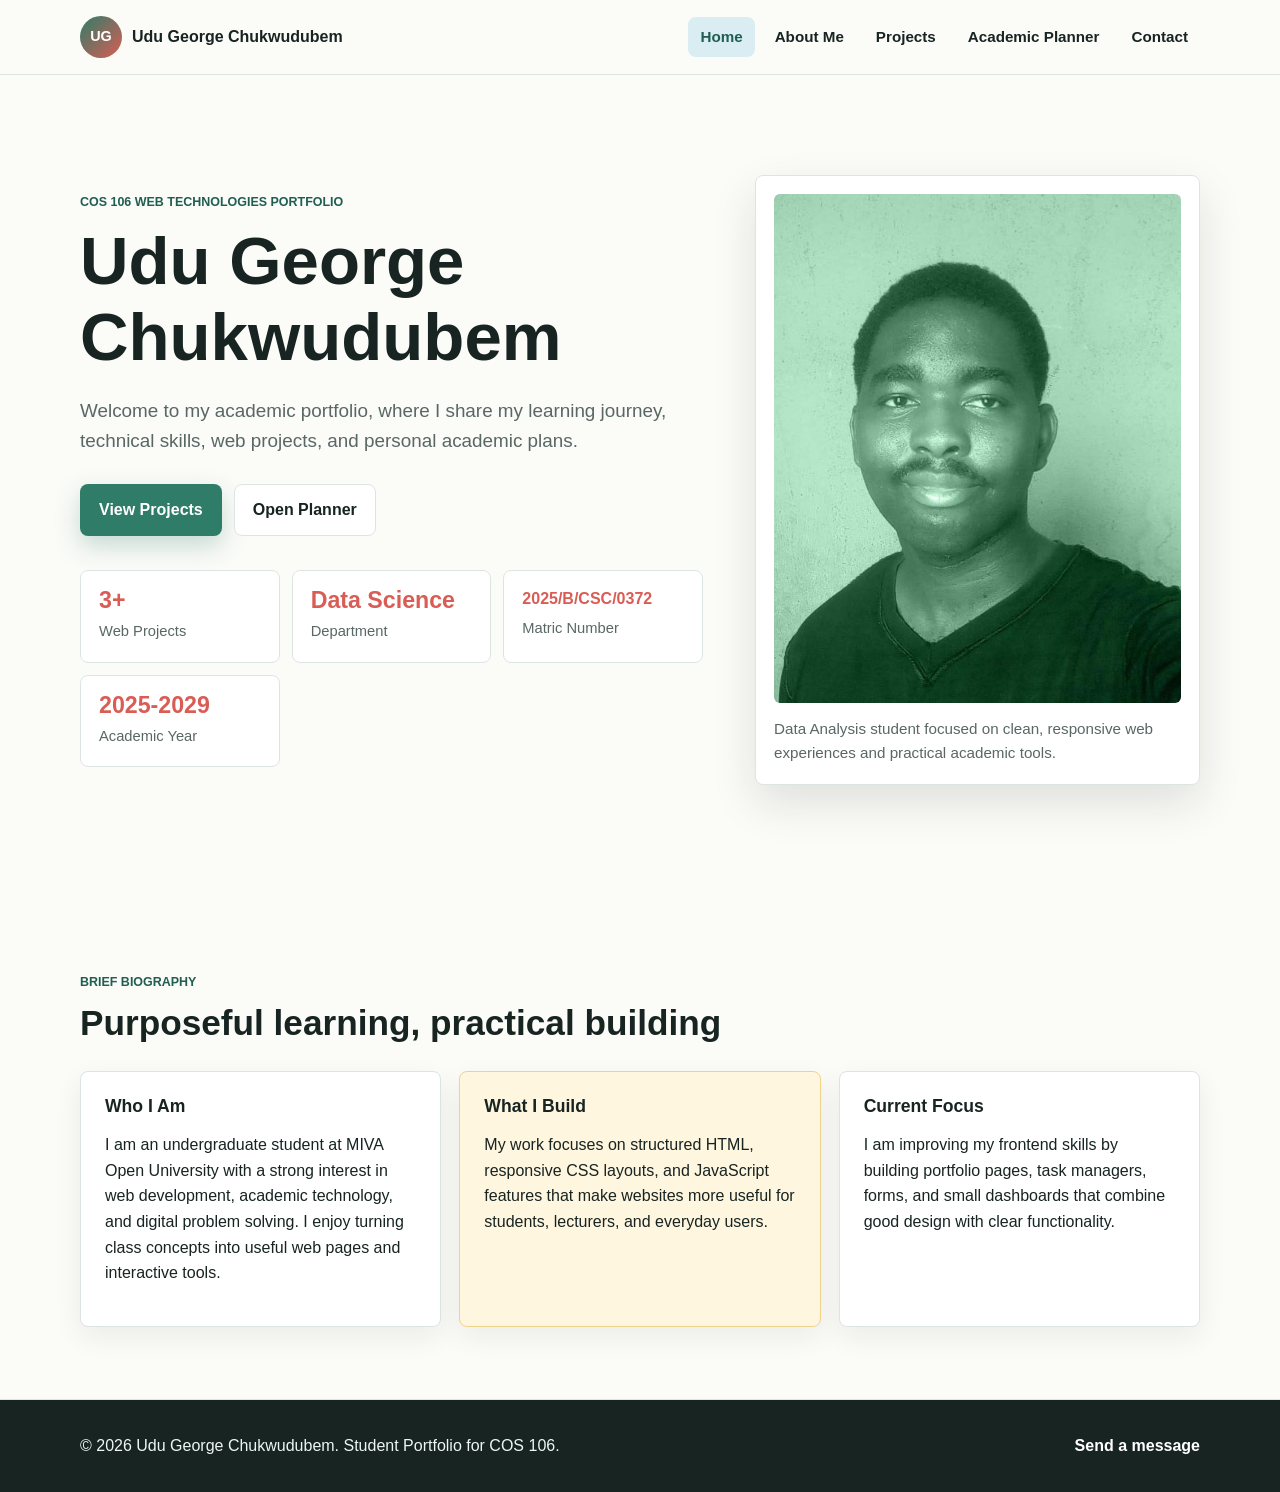
<file: index.html>
<!doctype html>
<html lang="en">
<head>
  <meta charset="utf-8">
  <meta name="viewport" content="width=device-width, initial-scale=1">
  <title>Udu George Chukwudubem | Student Portfolio</title>
  <link rel="stylesheet" href="css/styles.css">
  <script src="js/app.js" defer></script>
</head>
<body>
  <header class="site-header">
    <nav class="nav container" aria-label="Main navigation">
      <a class="brand" href="index.html" aria-label="Udu George Chukwudubem homepage">
        <span class="brand-mark">UG</span>
        <span>Udu George Chukwudubem</span>
      </a>
      <button class="nav-toggle" type="button" aria-expanded="false" aria-controls="site-menu" aria-label="Open navigation">
        <span></span>
        <span></span>
        <span></span>
      </button>
      <ul class="nav-links" id="site-menu">
        <li><a href="index.html" aria-current="page">Home</a></li>
        <li><a href="about.html">About Me</a></li>
        <li><a href="projects.html">Projects</a></li>
        <li><a href="planner.html">Academic Planner</a></li>
        <li><a href="contact.html">Contact</a></li>
      </ul>
    </nav>
  </header>

  <main>
    <section class="hero container">
      <div class="hero-copy">
        <p class="eyebrow">COS 106 Web Technologies Portfolio</p>
        <h1>Udu George Chukwudubem</h1>
        <p class="lead">Welcome to my academic portfolio, where I share my learning journey, technical skills, web projects, and personal academic plans.</p>
        <div class="hero-actions">
          <a class="button button-primary" href="projects.html">View Projects</a>
          <a class="button button-outline" href="planner.html">Open Planner</a>
        </div>
        <ul class="quick-stats" aria-label="Student highlights">
          <li><strong>3+</strong><span>Web Projects</span></li>
          <li><strong>Data Science</strong><span>Department</span></li>
          <li><strong class="long-value">2025/B/CSC/0372</strong><span>Matric Number</span></li>
          <li><strong>2025-2029</strong><span>Academic Year</span></li>
        </ul>
      </div>
      <figure class="portrait-card">
        <img src="assets/profile-photo.jpeg" alt="Profile photo of Udu George Chukwudubem">
        <figcaption>Data Analysis student focused on clean, responsive web experiences and practical academic tools.</figcaption>
      </figure>
    </section>

    <section class="section container">
      <div class="section-heading">
        <p class="eyebrow">Brief Biography</p>
        <h2>Purposeful learning, practical building</h2>
      </div>
      <div class="bio-grid">
        <article class="feature-panel">
          <h3>Who I Am</h3>
          <p>I am an undergraduate student at MIVA Open University with a strong interest in web development, academic technology, and digital problem solving. I enjoy turning class concepts into useful web pages and interactive tools.</p>
        </article>
        <article class="feature-panel accent">
          <h3>What I Build</h3>
          <p>My work focuses on structured HTML, responsive CSS layouts, and JavaScript features that make websites more useful for students, lecturers, and everyday users.</p>
        </article>
        <article class="feature-panel">
          <h3>Current Focus</h3>
          <p>I am improving my frontend skills by building portfolio pages, task managers, forms, and small dashboards that combine good design with clear functionality.</p>
        </article>
      </div>
    </section>
  </main>

  <footer class="site-footer">
    <div class="container footer-grid">
      <p>&copy; <span data-year></span> Udu George Chukwudubem. Student Portfolio for COS 106.</p>
      <a href="contact.html">Send a message</a>
    </div>
  </footer>
</body>
</html>
</file>
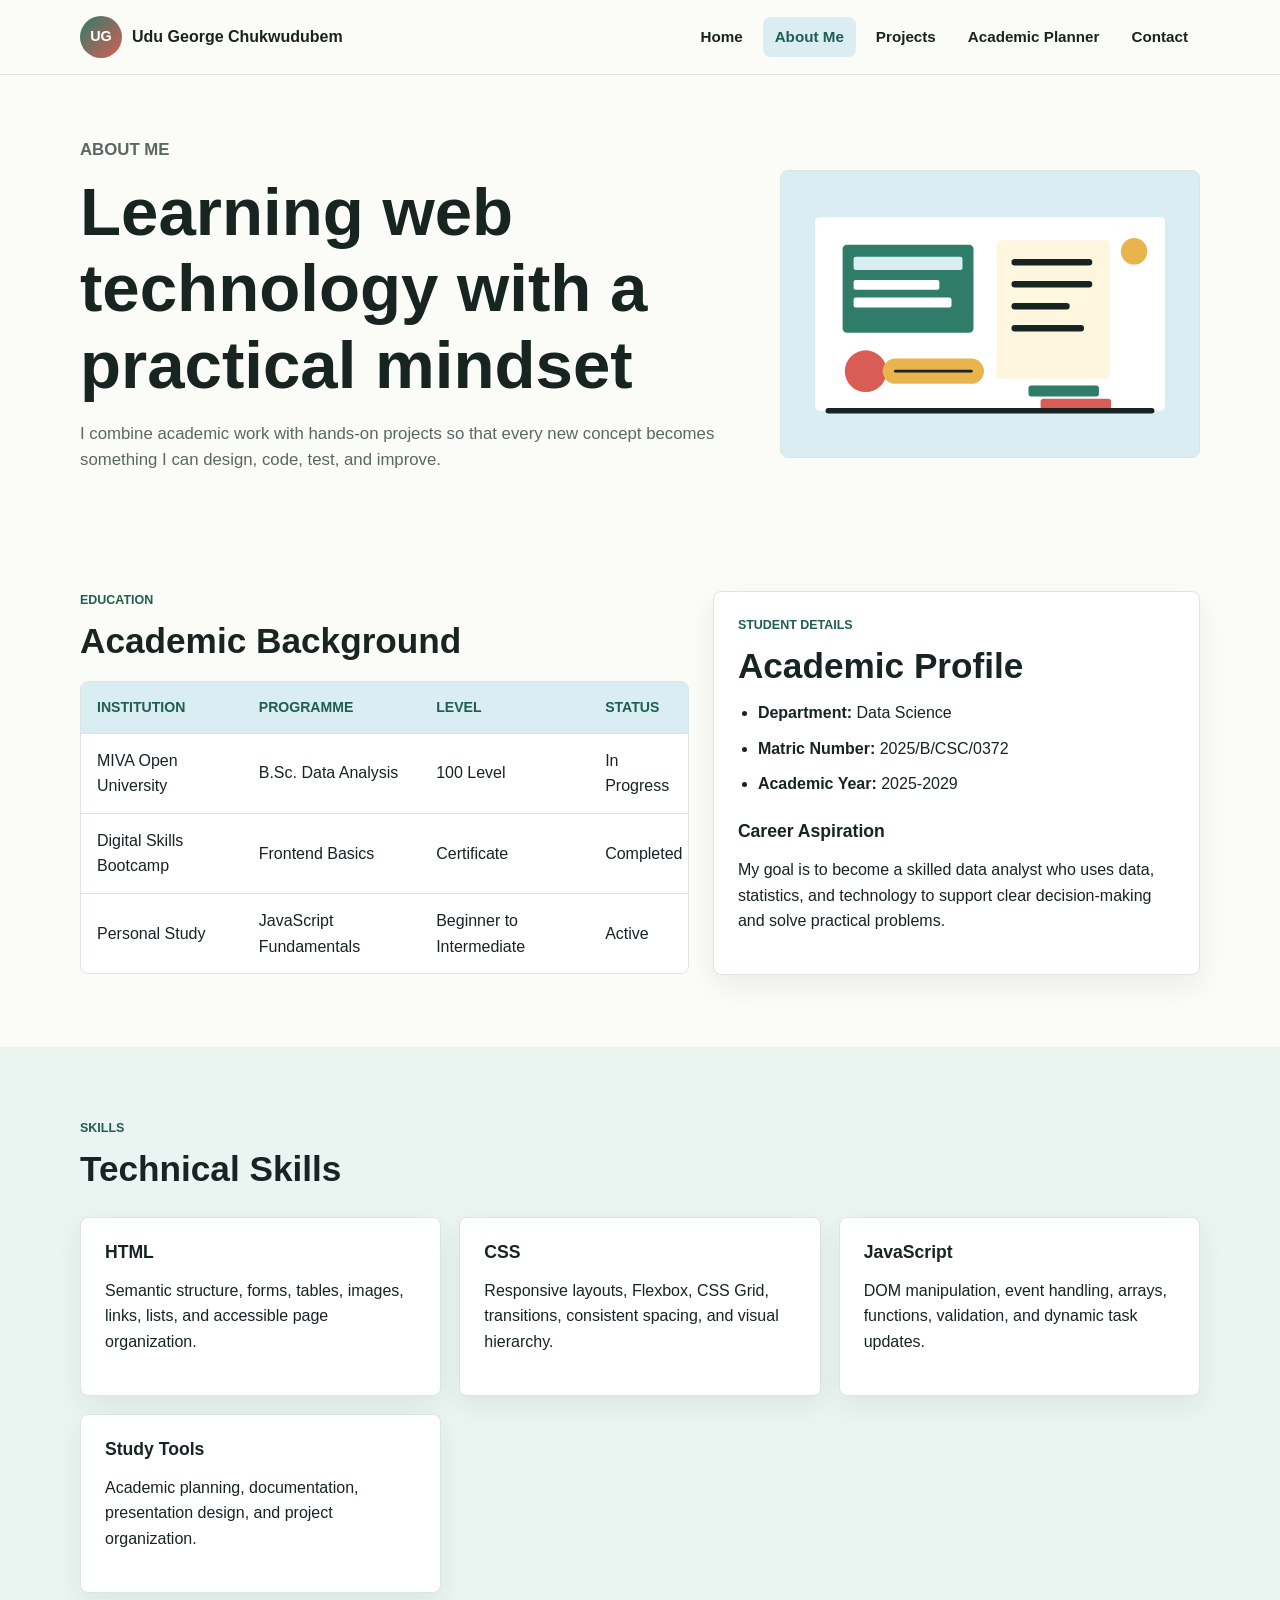
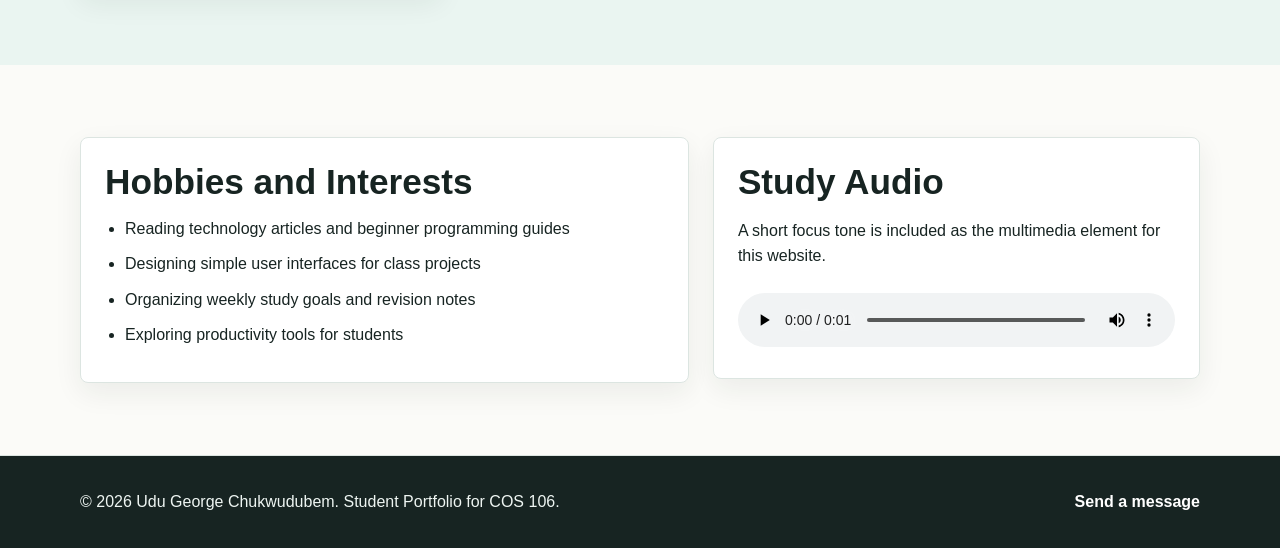
<file: about.html>
<!doctype html>
<html lang="en">
<head>
  <meta charset="utf-8">
  <meta name="viewport" content="width=device-width, initial-scale=1">
  <title>About Me | Udu George Chukwudubem</title>
  <link rel="stylesheet" href="css/styles.css">
  <script src="js/app.js" defer></script>
</head>
<body>
  <header class="site-header">
    <nav class="nav container" aria-label="Main navigation">
      <a class="brand" href="index.html" aria-label="Udu George Chukwudubem homepage">
        <span class="brand-mark">UG</span>
        <span>Udu George Chukwudubem</span>
      </a>
      <button class="nav-toggle" type="button" aria-expanded="false" aria-controls="site-menu" aria-label="Open navigation">
        <span></span>
        <span></span>
        <span></span>
      </button>
      <ul class="nav-links" id="site-menu">
        <li><a href="index.html">Home</a></li>
        <li><a href="about.html" aria-current="page">About Me</a></li>
        <li><a href="projects.html">Projects</a></li>
        <li><a href="planner.html">Academic Planner</a></li>
        <li><a href="contact.html">Contact</a></li>
      </ul>
    </nav>
  </header>

  <main class="page-main">
    <section class="page-hero container">
      <div>
        <p class="eyebrow">About Me</p>
        <h1>Learning web technology with a practical mindset</h1>
        <p>I combine academic work with hands-on projects so that every new concept becomes something I can design, code, test, and improve.</p>
      </div>
      <img src="assets/campus-life.svg" alt="Student studying with laptop and books">
    </section>

    <section class="section container two-column">
      <article>
        <div class="section-heading compact">
          <p class="eyebrow">Education</p>
          <h2>Academic Background</h2>
        </div>
        <div class="table-wrap">
          <table>
            <thead>
              <tr>
                <th>Institution</th>
                <th>Programme</th>
                <th>Level</th>
                <th>Status</th>
              </tr>
            </thead>
            <tbody>
              <tr>
                <td>MIVA Open University</td>
                <td>B.Sc. Data Analysis</td>
                <td>100 Level</td>
                <td>In Progress</td>
              </tr>
              <tr>
                <td>Digital Skills Bootcamp</td>
                <td>Frontend Basics</td>
                <td>Certificate</td>
                <td>Completed</td>
              </tr>
              <tr>
                <td>Personal Study</td>
                <td>JavaScript Fundamentals</td>
                <td>Beginner to Intermediate</td>
                <td>Active</td>
              </tr>
            </tbody>
          </table>
        </div>
      </article>

      <aside class="goal-panel">
        <p class="eyebrow">Student Details</p>
        <h2>Academic Profile</h2>
        <ul class="detail-list">
          <li><strong>Department:</strong> Data Science</li>
          <li><strong>Matric Number:</strong> 2025/B/CSC/0372</li>
          <li><strong>Academic Year:</strong> 2025-2029</li>
        </ul>
        <h3 class="panel-subtitle">Career Aspiration</h3>
        <p>My goal is to become a skilled data analyst who uses data, statistics, and technology to support clear decision-making and solve practical problems.</p>
      </aside>
    </section>

    <section class="section skill-section">
      <div class="container">
        <div class="section-heading">
          <p class="eyebrow">Skills</p>
          <h2>Technical Skills</h2>
        </div>
        <div class="skill-grid">
          <article class="skill-card">
            <h3>HTML</h3>
            <p>Semantic structure, forms, tables, images, links, lists, and accessible page organization.</p>
          </article>
          <article class="skill-card">
            <h3>CSS</h3>
            <p>Responsive layouts, Flexbox, CSS Grid, transitions, consistent spacing, and visual hierarchy.</p>
          </article>
          <article class="skill-card">
            <h3>JavaScript</h3>
            <p>DOM manipulation, event handling, arrays, functions, validation, and dynamic task updates.</p>
          </article>
          <article class="skill-card">
            <h3>Study Tools</h3>
            <p>Academic planning, documentation, presentation design, and project organization.</p>
          </article>
        </div>
      </div>
    </section>

    <section class="section container two-column">
      <article class="feature-panel">
        <h2>Hobbies and Interests</h2>
        <ul class="check-list">
          <li>Reading technology articles and beginner programming guides</li>
          <li>Designing simple user interfaces for class projects</li>
          <li>Organizing weekly study goals and revision notes</li>
          <li>Exploring productivity tools for students</li>
        </ul>
      </article>
      <article class="feature-panel media-panel">
        <h2>Study Audio</h2>
        <p>A short focus tone is included as the multimedia element for this website.</p>
        <audio controls preload="metadata">
          <source src="assets/focus-tone.wav" type="audio/wav">
          Your browser does not support the audio element.
        </audio>
      </article>
    </section>
  </main>

  <footer class="site-footer">
    <div class="container footer-grid">
      <p>&copy; <span data-year></span> Udu George Chukwudubem. Student Portfolio for COS 106.</p>
      <a href="contact.html">Send a message</a>
    </div>
  </footer>
</body>
</html>
</file>
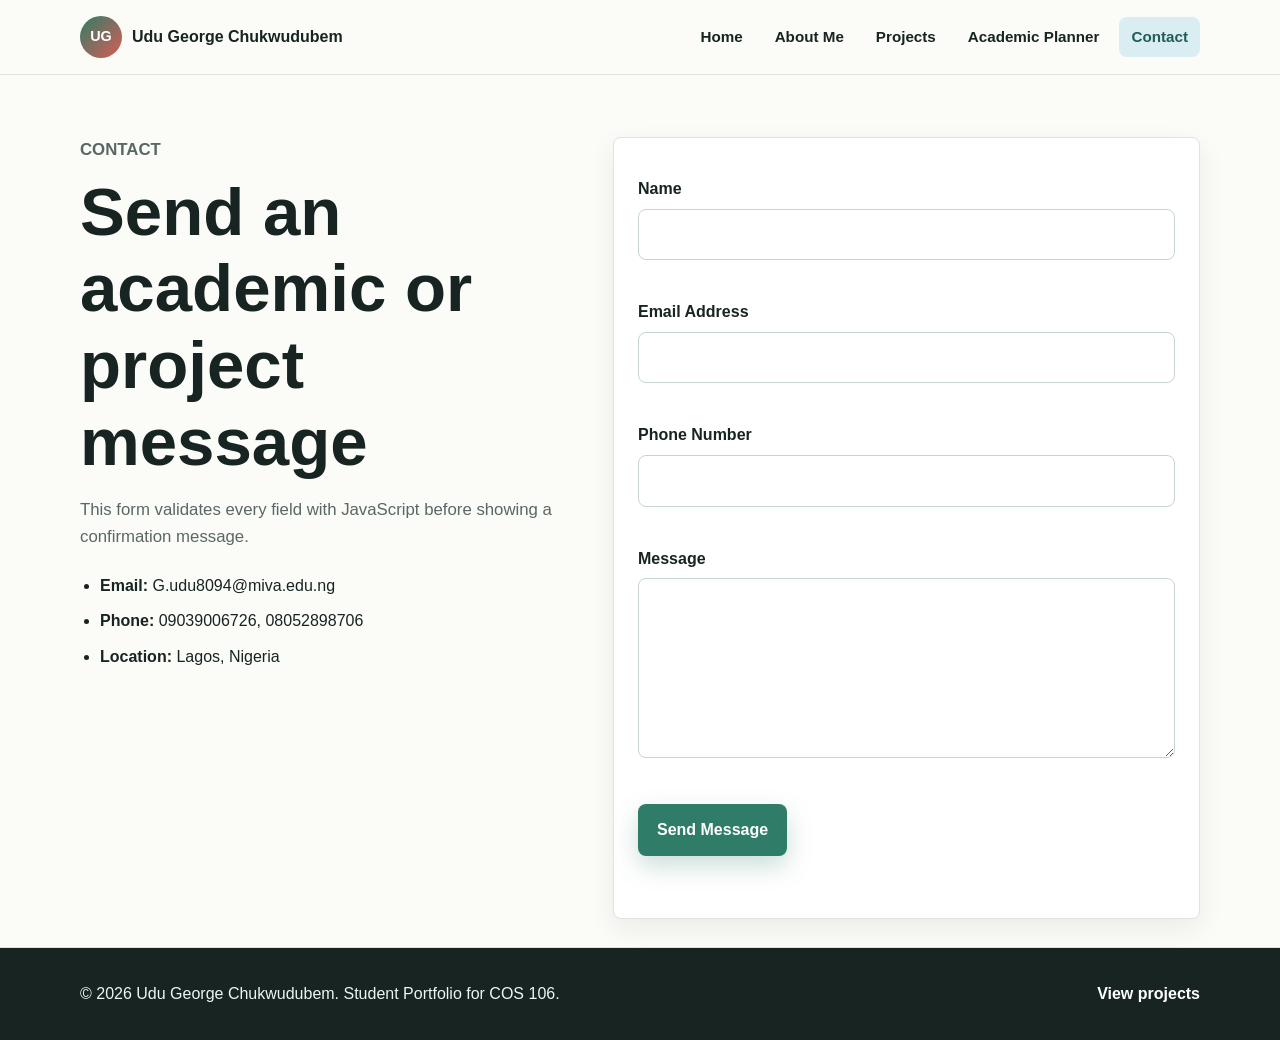
<file: contact.html>
<!doctype html>
<html lang="en">
<head>
  <meta charset="utf-8">
  <meta name="viewport" content="width=device-width, initial-scale=1">
  <title>Contact | Udu George Chukwudubem</title>
  <link rel="stylesheet" href="css/styles.css">
  <script src="js/app.js" defer></script>
</head>
<body>
  <header class="site-header">
    <nav class="nav container" aria-label="Main navigation">
      <a class="brand" href="index.html" aria-label="Udu George Chukwudubem homepage">
        <span class="brand-mark">UG</span>
        <span>Udu George Chukwudubem</span>
      </a>
      <button class="nav-toggle" type="button" aria-expanded="false" aria-controls="site-menu" aria-label="Open navigation">
        <span></span>
        <span></span>
        <span></span>
      </button>
      <ul class="nav-links" id="site-menu">
        <li><a href="index.html">Home</a></li>
        <li><a href="about.html">About Me</a></li>
        <li><a href="projects.html">Projects</a></li>
        <li><a href="planner.html">Academic Planner</a></li>
        <li><a href="contact.html" aria-current="page">Contact</a></li>
      </ul>
    </nav>
  </header>

  <main class="page-main">
    <section class="contact-layout container">
      <div class="contact-copy">
        <p class="eyebrow">Contact</p>
        <h1>Send an academic or project message</h1>
        <p>This form validates every field with JavaScript before showing a confirmation message.</p>
        <ul class="contact-list">
          <li><strong>Email:</strong> G.udu8094@miva.edu.ng</li>
          <li><strong>Phone:</strong> 09039006726, 08052898706</li>
          <li><strong>Location:</strong> Lagos, Nigeria</li>
        </ul>
      </div>

      <form class="contact-form" id="contact-form" novalidate>
        <div class="form-field">
          <label for="contact-name">Name</label>
          <input id="contact-name" name="name" type="text" autocomplete="name">
          <span class="error-message" id="contact-name-error"></span>
        </div>

        <div class="form-field">
          <label for="contact-email">Email Address</label>
          <input id="contact-email" name="email" type="email" autocomplete="email">
          <span class="error-message" id="contact-email-error"></span>
        </div>

        <div class="form-field">
          <label for="contact-phone">Phone Number</label>
          <input id="contact-phone" name="phone" type="tel" inputmode="numeric" autocomplete="tel">
          <span class="error-message" id="contact-phone-error"></span>
        </div>

        <div class="form-field">
          <label for="contact-message">Message</label>
          <textarea id="contact-message" name="message" rows="6"></textarea>
          <span class="error-message" id="contact-message-error"></span>
        </div>

        <button class="button button-primary" type="submit">Send Message</button>
        <p class="form-message" id="contact-feedback" aria-live="polite"></p>
      </form>
    </section>
  </main>

  <footer class="site-footer">
    <div class="container footer-grid">
      <p>&copy; <span data-year></span> Udu George Chukwudubem. Student Portfolio for COS 106.</p>
      <a href="projects.html">View projects</a>
    </div>
  </footer>
</body>
</html>
</file>
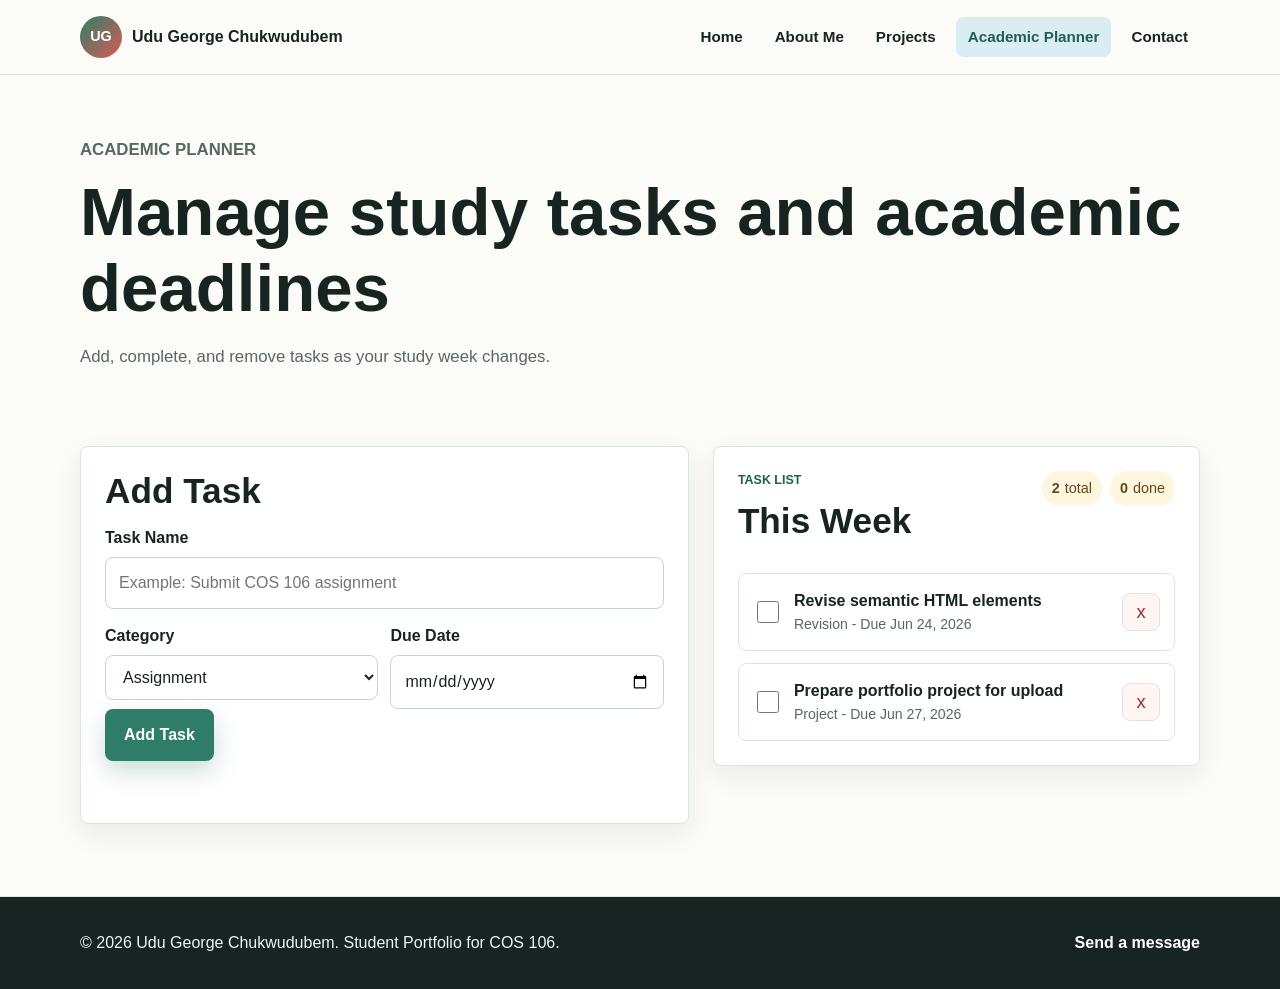
<file: planner.html>
<!doctype html>
<html lang="en">
<head>
  <meta charset="utf-8">
  <meta name="viewport" content="width=device-width, initial-scale=1">
  <title>Academic Planner | Udu George Chukwudubem</title>
  <link rel="stylesheet" href="css/styles.css">
  <script src="js/app.js" defer></script>
</head>
<body>
  <header class="site-header">
    <nav class="nav container" aria-label="Main navigation">
      <a class="brand" href="index.html" aria-label="Udu George Chukwudubem homepage">
        <span class="brand-mark">UG</span>
        <span>Udu George Chukwudubem</span>
      </a>
      <button class="nav-toggle" type="button" aria-expanded="false" aria-controls="site-menu" aria-label="Open navigation">
        <span></span>
        <span></span>
        <span></span>
      </button>
      <ul class="nav-links" id="site-menu">
        <li><a href="index.html">Home</a></li>
        <li><a href="about.html">About Me</a></li>
        <li><a href="projects.html">Projects</a></li>
        <li><a href="planner.html" aria-current="page">Academic Planner</a></li>
        <li><a href="contact.html">Contact</a></li>
      </ul>
    </nav>
  </header>

  <main class="page-main">
    <section class="page-title container">
      <p class="eyebrow">Academic Planner</p>
      <h1>Manage study tasks and academic deadlines</h1>
      <p>Add, complete, and remove tasks as your study week changes.</p>
    </section>

    <section class="planner-layout container">
      <form class="planner-form" id="task-form">
        <h2>Add Task</h2>
        <label for="task-title">Task Name</label>
        <input id="task-title" name="taskTitle" type="text" placeholder="Example: Submit COS 106 assignment">

        <div class="form-row">
          <div>
            <label for="task-category">Category</label>
            <select id="task-category" name="taskCategory">
              <option value="Assignment">Assignment</option>
              <option value="Revision">Revision</option>
              <option value="Project">Project</option>
              <option value="Exam">Exam</option>
            </select>
          </div>
          <div>
            <label for="task-date">Due Date</label>
            <input id="task-date" name="taskDate" type="date">
          </div>
        </div>

        <button class="button button-primary" type="submit">Add Task</button>
        <p class="form-message" id="planner-feedback" aria-live="polite"></p>
      </form>

      <section class="task-board" aria-labelledby="task-board-title">
        <div class="task-board-header">
          <div>
            <p class="eyebrow">Task List</p>
            <h2 id="task-board-title">This Week</h2>
          </div>
          <div class="task-stats" aria-label="Task summary">
            <span><strong id="total-tasks">0</strong> total</span>
            <span><strong id="completed-tasks">0</strong> done</span>
          </div>
        </div>

        <ul class="task-list" id="task-list"></ul>
        <p class="empty-state" id="empty-state">No tasks yet. Add your first academic task.</p>
      </section>
    </section>
  </main>

  <footer class="site-footer">
    <div class="container footer-grid">
      <p>&copy; <span data-year></span> Udu George Chukwudubem. Student Portfolio for COS 106.</p>
      <a href="contact.html">Send a message</a>
    </div>
  </footer>
</body>
</html>
</file>
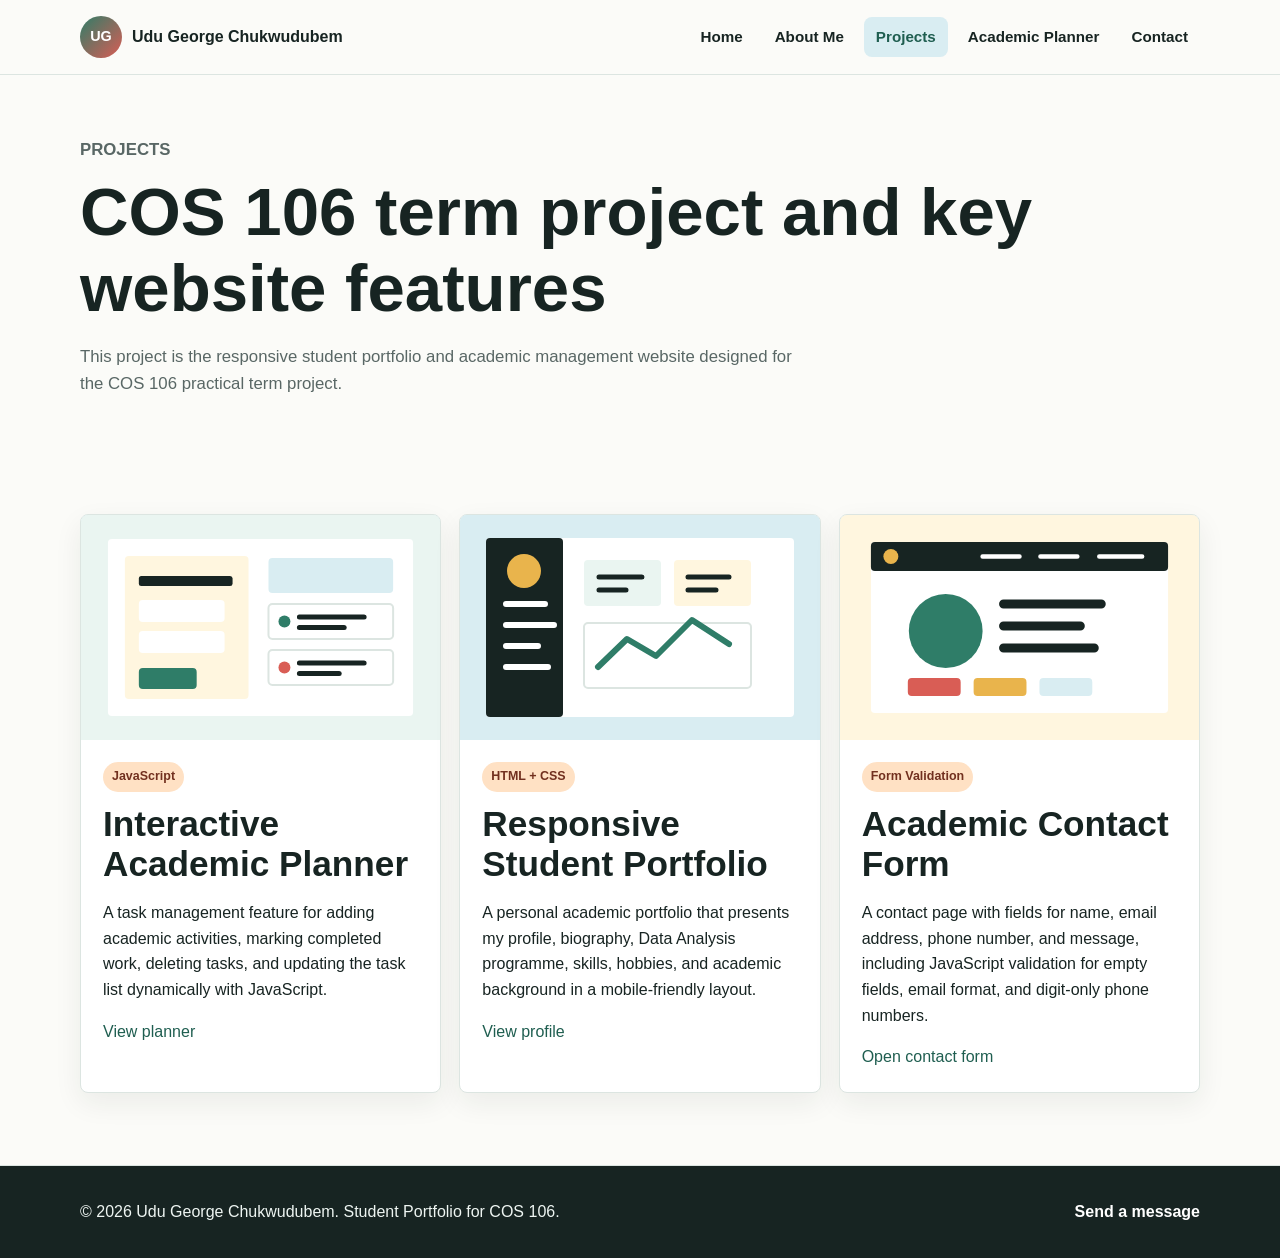
<file: projects.html>
<!doctype html>
<html lang="en">
<head>
  <meta charset="utf-8">
  <meta name="viewport" content="width=device-width, initial-scale=1">
  <title>Projects | Udu George Chukwudubem</title>
  <link rel="stylesheet" href="css/styles.css">
  <script src="js/app.js" defer></script>
</head>
<body>
  <header class="site-header">
    <nav class="nav container" aria-label="Main navigation">
      <a class="brand" href="index.html" aria-label="Udu George Chukwudubem homepage">
        <span class="brand-mark">UG</span>
        <span>Udu George Chukwudubem</span>
      </a>
      <button class="nav-toggle" type="button" aria-expanded="false" aria-controls="site-menu" aria-label="Open navigation">
        <span></span>
        <span></span>
        <span></span>
      </button>
      <ul class="nav-links" id="site-menu">
        <li><a href="index.html">Home</a></li>
        <li><a href="about.html">About Me</a></li>
        <li><a href="projects.html" aria-current="page">Projects</a></li>
        <li><a href="planner.html">Academic Planner</a></li>
        <li><a href="contact.html">Contact</a></li>
      </ul>
    </nav>
  </header>

  <main class="page-main">
    <section class="page-title container">
      <p class="eyebrow">Projects</p>
      <h1>COS 106 term project and key website features</h1>
      <p>This project is the responsive student portfolio and academic management website designed for the COS 106 practical term project.</p>
    </section>

    <section class="section container">
      <div class="project-grid">
        <article class="project-card">
          <img src="assets/project-planner.svg" alt="Academic planner web project screenshot">
          <div class="project-content">
            <p class="tag">JavaScript</p>
            <h2>Interactive Academic Planner</h2>
            <p>A task management feature for adding academic activities, marking completed work, deleting tasks, and updating the task list dynamically with JavaScript.</p>
            <a href="planner.html">View planner</a>
          </div>
        </article>

        <article class="project-card">
          <img src="assets/project-dashboard.svg" alt="Responsive student portfolio feature screenshot">
          <div class="project-content">
            <p class="tag">HTML + CSS</p>
            <h2>Responsive Student Portfolio</h2>
            <p>A personal academic portfolio that presents my profile, biography, Data Analysis programme, skills, hobbies, and academic background in a mobile-friendly layout.</p>
            <a href="about.html" aria-label="View Responsive Student Portfolio details">View profile</a>
          </div>
        </article>

        <article class="project-card">
          <img src="assets/project-portfolio.svg" alt="Academic contact form feature screenshot">
          <div class="project-content">
            <p class="tag">Form Validation</p>
            <h2>Academic Contact Form</h2>
            <p>A contact page with fields for name, email address, phone number, and message, including JavaScript validation for empty fields, email format, and digit-only phone numbers.</p>
            <a href="contact.html">Open contact form</a>
          </div>
        </article>
      </div>
    </section>
  </main>

  <footer class="site-footer">
    <div class="container footer-grid">
      <p>&copy; <span data-year></span> Udu George Chukwudubem. Student Portfolio for COS 106.</p>
      <a href="contact.html">Send a message</a>
    </div>
  </footer>
</body>
</html>
</file>
<file: css/styles.css>
:root {
  --ink: #172422;
  --muted: #596765;
  --paper: #fbfbf8;
  --surface: #ffffff;
  --teal: #2f7d68;
  --teal-dark: #1f5e50;
  --coral: #d95d55;
  --amber: #e9b44c;
  --sky: #d9edf2;
  --line: #dce5e1;
  --shadow: 0 18px 45px rgba(23, 36, 34, 0.12);
  --radius: 8px;
}

* {
  box-sizing: border-box;
}

html {
  scroll-behavior: smooth;
}

body {
  margin: 0;
  font-family: Arial, Helvetica, sans-serif;
  color: var(--ink);
  background: var(--paper);
  line-height: 1.6;
}

img {
  display: block;
  max-width: 100%;
}

a {
  color: var(--teal-dark);
  text-decoration: none;
}

a:hover,
a:focus-visible {
  color: var(--coral);
}

button,
input,
select,
textarea {
  font: inherit;
}

.container {
  width: min(1120px, calc(100% - 32px));
  margin: 0 auto;
}

.site-header {
  position: sticky;
  top: 0;
  z-index: 20;
  background: rgba(251, 251, 248, 0.94);
  border-bottom: 1px solid var(--line);
  backdrop-filter: blur(12px);
}

.nav {
  min-height: 74px;
  display: flex;
  align-items: center;
  justify-content: space-between;
  gap: 24px;
}

.brand {
  display: inline-flex;
  align-items: center;
  gap: 10px;
  color: var(--ink);
  font-weight: 800;
}

.brand-mark {
  width: 42px;
  height: 42px;
  display: grid;
  place-items: center;
  border-radius: 50%;
  color: #ffffff;
  background: linear-gradient(135deg, var(--teal), var(--coral));
  font-size: 0.9rem;
}

.nav-links {
  list-style: none;
  display: flex;
  align-items: center;
  gap: 8px;
  margin: 0;
  padding: 0;
}

.nav-links a {
  display: inline-flex;
  align-items: center;
  min-height: 40px;
  padding: 8px 12px;
  border-radius: var(--radius);
  color: var(--ink);
  font-weight: 700;
  font-size: 0.95rem;
  transition: background 180ms ease, color 180ms ease, transform 180ms ease;
}

.nav-links a:hover,
.nav-links a:focus-visible,
.nav-links a[aria-current="page"] {
  background: var(--sky);
  color: var(--teal-dark);
}

.nav-links a:hover {
  transform: translateY(-1px);
}

.nav-toggle {
  display: none;
  width: 44px;
  height: 44px;
  border: 1px solid var(--line);
  border-radius: var(--radius);
  background: var(--surface);
  cursor: pointer;
}

.nav-toggle span {
  display: block;
  width: 20px;
  height: 2px;
  margin: 5px auto;
  background: var(--ink);
}

.hero {
  min-height: calc(100vh - 74px);
  display: grid;
  grid-template-columns: minmax(0, 1.05fr) minmax(300px, 0.75fr);
  align-items: center;
  gap: 52px;
  padding: 56px 0 72px;
}

.hero-copy {
  animation: fade-up 600ms ease both;
}

.eyebrow {
  margin: 0 0 10px;
  color: var(--teal-dark);
  font-size: 0.78rem;
  font-weight: 800;
  text-transform: uppercase;
}

h1,
h2,
h3,
p {
  overflow-wrap: anywhere;
}

h1,
h2,
h3 {
  line-height: 1.14;
}

h1 {
  margin: 0;
  font-size: 4.2rem;
}

h2 {
  margin: 0 0 14px;
  font-size: 2.2rem;
}

h3 {
  margin: 0 0 10px;
  font-size: 1.1rem;
}

.lead {
  max-width: 650px;
  margin: 20px 0 0;
  color: var(--muted);
  font-size: 1.18rem;
}

.hero-actions {
  display: flex;
  flex-wrap: wrap;
  gap: 12px;
  margin-top: 28px;
}

.button {
  display: inline-flex;
  align-items: center;
  justify-content: center;
  min-height: 46px;
  padding: 12px 18px;
  border: 1px solid transparent;
  border-radius: var(--radius);
  font-weight: 800;
  cursor: pointer;
  transition: transform 180ms ease, box-shadow 180ms ease, background 180ms ease;
}

.button:hover,
.button:focus-visible {
  transform: translateY(-2px);
}

.button-primary {
  background: var(--teal);
  color: #ffffff;
  box-shadow: 0 10px 24px rgba(47, 125, 104, 0.25);
}

.button-primary:hover,
.button-primary:focus-visible {
  color: #ffffff;
  background: var(--teal-dark);
}

.button-outline {
  color: var(--ink);
  background: var(--surface);
  border-color: var(--line);
}

.quick-stats {
  list-style: none;
  display: grid;
  grid-template-columns: repeat(auto-fit, minmax(150px, 1fr));
  gap: 12px;
  max-width: 760px;
  margin: 34px 0 0;
  padding: 0;
}

.quick-stats li {
  min-height: 92px;
  padding: 18px;
  border: 1px solid var(--line);
  border-radius: var(--radius);
  background: var(--surface);
}

.quick-stats strong {
  display: block;
  color: var(--coral);
  font-size: 1.45rem;
  line-height: 1;
}

.quick-stats .long-value {
  font-size: 1rem;
  line-height: 1.25;
}

.quick-stats span {
  display: block;
  margin-top: 8px;
  color: var(--muted);
  font-size: 0.92rem;
}

.portrait-card {
  margin: 0;
  padding: 18px;
  border: 1px solid var(--line);
  border-radius: var(--radius);
  background: var(--surface);
  box-shadow: var(--shadow);
  animation: fade-up 760ms ease both;
}

.portrait-card img {
  width: 100%;
  aspect-ratio: 4 / 5;
  object-fit: cover;
  border-radius: calc(var(--radius) - 2px);
  background: var(--sky);
}

.portrait-card figcaption {
  margin-top: 14px;
  color: var(--muted);
  font-size: 0.95rem;
}

.section {
  padding: 72px 0;
}

.section-heading {
  max-width: 720px;
  margin-bottom: 28px;
}

.section-heading.compact {
  margin-bottom: 20px;
}

.bio-grid,
.skill-grid,
.project-grid {
  display: grid;
  grid-template-columns: repeat(3, minmax(0, 1fr));
  gap: 18px;
}

.feature-panel,
.skill-card,
.project-card,
.planner-form,
.task-board,
.contact-form,
.goal-panel {
  border: 1px solid var(--line);
  border-radius: var(--radius);
  background: var(--surface);
  box-shadow: 0 10px 28px rgba(23, 36, 34, 0.07);
}

.feature-panel,
.skill-card,
.goal-panel {
  padding: 24px;
}

.feature-panel.accent {
  background: #fff6df;
  border-color: #f0d38b;
}

.panel-subtitle {
  margin-top: 24px;
}

.page-main {
  min-height: calc(100vh - 200px);
}

.page-hero,
.page-title,
.contact-layout {
  padding: 62px 0 28px;
}

.page-hero {
  display: grid;
  grid-template-columns: minmax(0, 1fr) minmax(260px, 420px);
  align-items: center;
  gap: 42px;
}

.page-hero p,
.page-title p,
.contact-copy p {
  max-width: 720px;
  color: var(--muted);
  font-size: 1.05rem;
}

.page-hero img {
  border-radius: var(--radius);
  border: 1px solid var(--line);
  background: var(--sky);
}

.two-column,
.contact-layout,
.planner-layout {
  display: grid;
  grid-template-columns: minmax(0, 1fr) minmax(300px, 0.8fr);
  gap: 24px;
  align-items: start;
}

.skill-section {
  background: #eaf5f1;
}

.table-wrap {
  overflow-x: auto;
  border: 1px solid var(--line);
  border-radius: var(--radius);
  background: var(--surface);
}

table {
  width: 100%;
  min-width: 620px;
  border-collapse: collapse;
}

th,
td {
  padding: 14px 16px;
  text-align: left;
  border-bottom: 1px solid var(--line);
}

th {
  color: var(--teal-dark);
  background: var(--sky);
  font-size: 0.88rem;
  text-transform: uppercase;
}

tr:last-child td {
  border-bottom: 0;
}

.check-list,
.detail-list,
.contact-list {
  margin: 0;
  padding-left: 20px;
}

.check-list li,
.detail-list li,
.contact-list li {
  margin: 10px 0;
}

.media-panel audio {
  width: 100%;
  margin-top: 8px;
}

.project-card {
  overflow: hidden;
  transition: transform 180ms ease, box-shadow 180ms ease;
}

.project-card:hover {
  transform: translateY(-4px);
  box-shadow: var(--shadow);
}

.project-card img {
  width: 100%;
  aspect-ratio: 16 / 10;
  object-fit: cover;
  background: var(--sky);
}

.project-content {
  padding: 22px;
}

.tag {
  display: inline-flex;
  margin: 0 0 12px;
  padding: 5px 9px;
  border-radius: 999px;
  color: #72301f;
  background: #ffe1c4;
  font-size: 0.78rem;
  font-weight: 800;
}

.planner-layout {
  padding: 30px 0 72px;
}

.planner-form,
.task-board,
.contact-form {
  padding: 24px;
}

label {
  display: block;
  margin: 14px 0 7px;
  color: var(--ink);
  font-weight: 800;
}

input,
select,
textarea {
  width: 100%;
  border: 1px solid #c8d4d0;
  border-radius: var(--radius);
  background: #ffffff;
  color: var(--ink);
  padding: 12px 13px;
  transition: border-color 180ms ease, box-shadow 180ms ease;
}

input:focus,
select:focus,
textarea:focus {
  outline: none;
  border-color: var(--teal);
  box-shadow: 0 0 0 4px rgba(47, 125, 104, 0.14);
}

.form-row {
  display: grid;
  grid-template-columns: 1fr 1fr;
  gap: 12px;
}

.form-message {
  min-height: 24px;
  margin: 14px 0 0;
  color: var(--teal-dark);
  font-weight: 700;
}

.form-message.error {
  color: #b5362f;
}

.task-board-header {
  display: flex;
  align-items: flex-start;
  justify-content: space-between;
  gap: 18px;
  margin-bottom: 18px;
}

.task-stats {
  display: flex;
  flex-wrap: wrap;
  justify-content: flex-end;
  gap: 8px;
}

.task-stats span {
  display: inline-flex;
  align-items: center;
  gap: 5px;
  min-height: 34px;
  padding: 6px 10px;
  border-radius: 999px;
  background: #fff6df;
  color: #5e4a18;
  font-size: 0.9rem;
}

.task-list {
  list-style: none;
  display: grid;
  gap: 12px;
  margin: 0;
  padding: 0;
}

.task-item {
  display: grid;
  grid-template-columns: auto minmax(0, 1fr) auto;
  align-items: center;
  gap: 12px;
  min-height: 76px;
  padding: 14px;
  border: 1px solid var(--line);
  border-radius: var(--radius);
  background: #ffffff;
}

.task-item.completed {
  background: #eff7f4;
}

.task-item.completed .task-title {
  color: var(--muted);
  text-decoration: line-through;
}

.task-title {
  display: block;
  font-weight: 800;
}

.task-meta {
  display: flex;
  flex-wrap: wrap;
  gap: 8px;
  color: var(--muted);
  font-size: 0.88rem;
}

.task-check {
  width: 22px;
  height: 22px;
  accent-color: var(--teal);
}

.icon-button {
  width: 38px;
  height: 38px;
  border: 1px solid var(--line);
  border-radius: var(--radius);
  color: #9b2f2a;
  background: #fff5f3;
  cursor: pointer;
  font-size: 1.15rem;
  line-height: 1;
  transition: transform 180ms ease, background 180ms ease;
}

.icon-button:hover,
.icon-button:focus-visible {
  transform: translateY(-1px);
  background: #ffe0dc;
}

.empty-state {
  margin: 0;
  padding: 20px;
  border: 1px dashed #b7c5c1;
  border-radius: var(--radius);
  color: var(--muted);
  background: #f8fbfa;
}

.contact-layout {
  grid-template-columns: minmax(0, 0.85fr) minmax(320px, 1fr);
  gap: 34px;
}

.contact-list {
  margin-top: 22px;
}

.form-field {
  margin-bottom: 14px;
}

.error-message {
  display: block;
  min-height: 20px;
  margin-top: 5px;
  color: #b5362f;
  font-size: 0.88rem;
  font-weight: 700;
}

.form-field.invalid input,
.form-field.invalid textarea {
  border-color: #b5362f;
}

.site-footer {
  border-top: 1px solid var(--line);
  background: var(--ink);
  color: #eef5f2;
}

.footer-grid {
  min-height: 92px;
  display: flex;
  align-items: center;
  justify-content: space-between;
  gap: 18px;
}

.footer-grid a {
  color: #ffffff;
  font-weight: 800;
}

@keyframes fade-up {
  from {
    opacity: 0;
    transform: translateY(16px);
  }
  to {
    opacity: 1;
    transform: translateY(0);
  }
}

@media (max-width: 900px) {
  .hero,
  .page-hero,
  .two-column,
  .planner-layout,
  .contact-layout {
    grid-template-columns: 1fr;
  }

.hero {
    min-height: auto;
    padding-top: 42px;
  }

  h1 {
    font-size: 3.1rem;
  }

  h2 {
    font-size: 1.85rem;
  }

  .bio-grid,
  .skill-grid,
  .project-grid {
    grid-template-columns: repeat(2, minmax(0, 1fr));
  }
}

@media (max-width: 760px) {
  .nav {
    min-height: 66px;
  }

  .nav-toggle {
    display: block;
  }

  .nav-links {
    position: absolute;
    top: 66px;
    left: 16px;
    right: 16px;
    display: none;
    flex-direction: column;
    align-items: stretch;
    padding: 10px;
    border: 1px solid var(--line);
    border-radius: var(--radius);
    background: var(--surface);
    box-shadow: var(--shadow);
  }

  .nav-links.is-open {
    display: flex;
  }

  .nav-links a {
    justify-content: center;
  }

  .quick-stats,
  .bio-grid,
  .skill-grid,
  .project-grid,
  .form-row {
    grid-template-columns: 1fr;
  }

  .section {
    padding: 52px 0;
  }

  .page-hero,
  .page-title,
  .contact-layout {
    padding-top: 44px;
  }

  .task-board-header,
  .footer-grid {
    align-items: flex-start;
    flex-direction: column;
  }

  .task-stats {
    justify-content: flex-start;
  }
}

@media (max-width: 460px) {
  .container {
    width: min(100% - 24px, 1120px);
  }

  .hero-actions {
    flex-direction: column;
  }

  .button {
    width: 100%;
  }

  h1 {
    font-size: 2.35rem;
  }

  h2 {
    font-size: 1.55rem;
  }

  .task-item {
    grid-template-columns: auto minmax(0, 1fr);
  }

  .icon-button {
    grid-column: 2;
    justify-self: end;
  }
}
</file>
